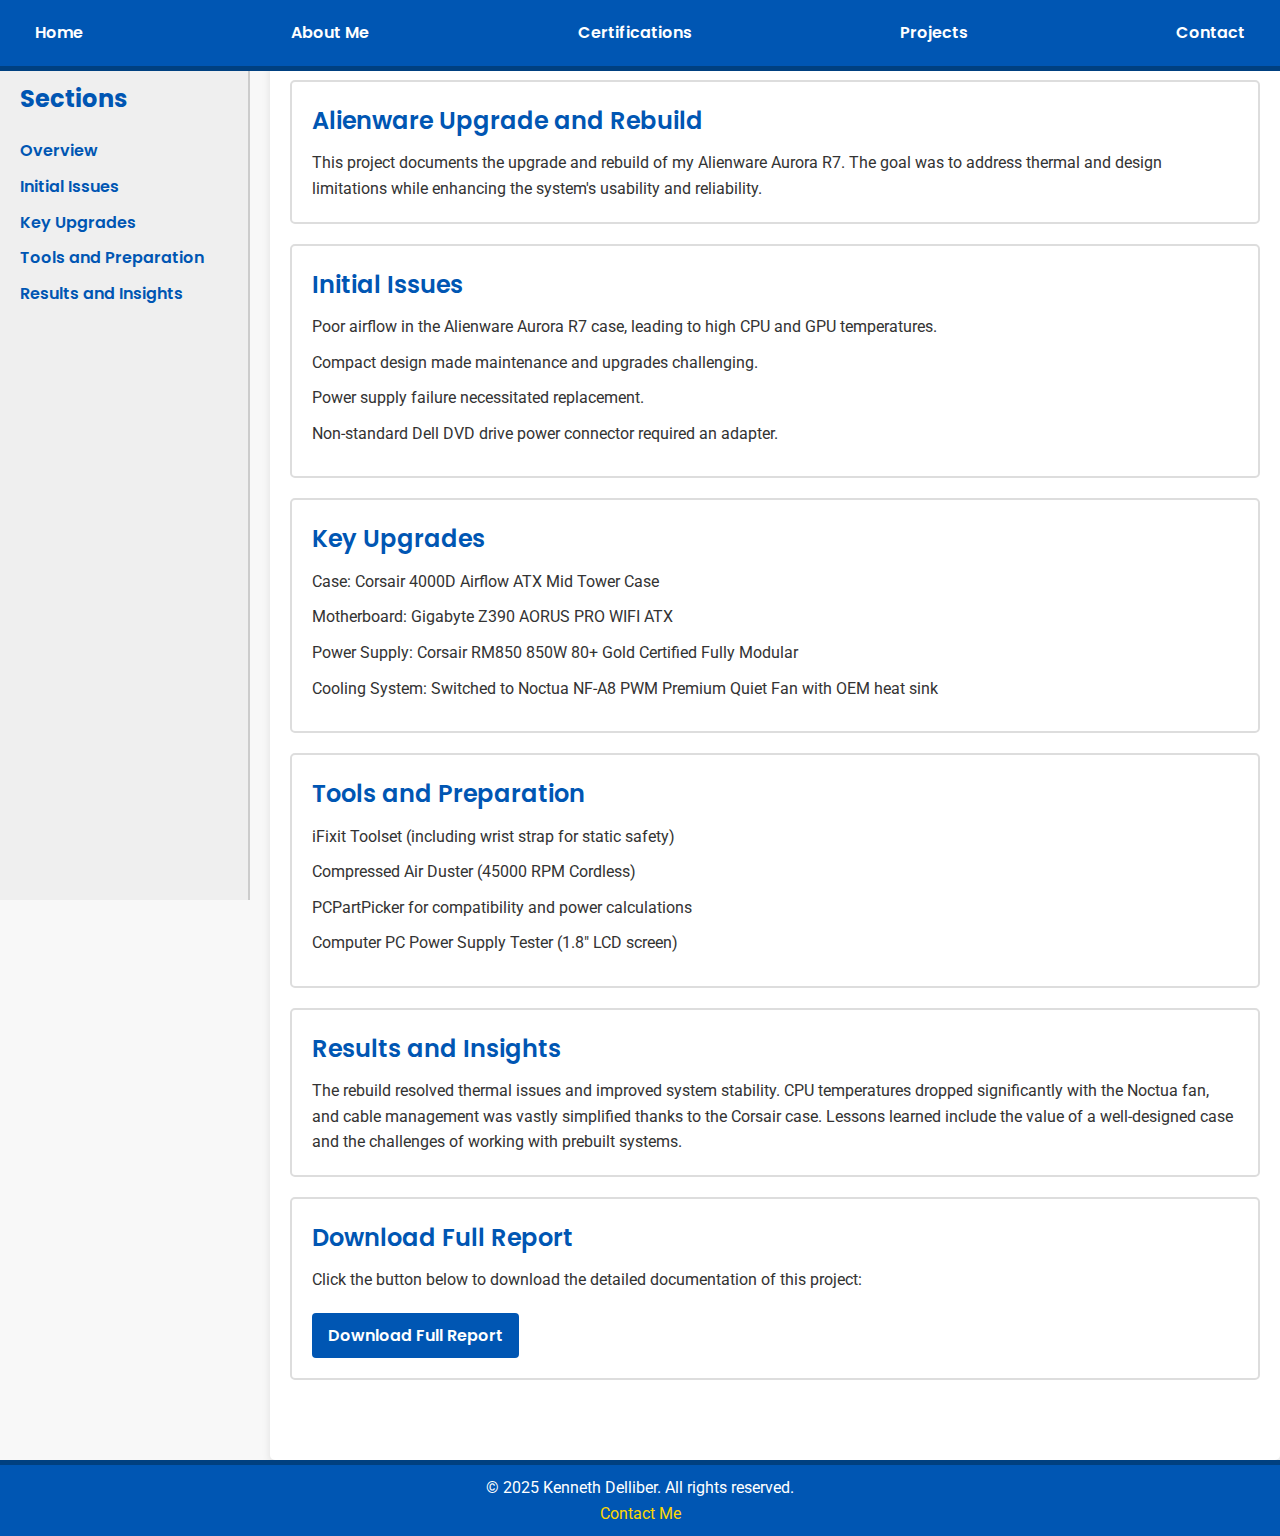
<file: alienware_upgrade.html>
<!DOCTYPE html>
<html lang="en">
<head>
    <meta charset="UTF-8">
    <meta name="viewport" content="width=device-width, initial-scale=1.0">
    <meta name="description" content="Kenneth Delliber's Alienware upgrade and rebuild documentation.">
    <meta name="keywords" content="Kenneth Delliber, IT portfolio, Alienware upgrade, PC rebuild, hardware maintenance">
    <meta name="author" content="Kenneth Delliber">
    <title>Alienware Upgrade</title>
    <link rel="stylesheet" href="styles.css">
    <link href="https://fonts.googleapis.com/css2?family=Poppins:wght@400;600&family=Roboto:wght@300;400&display=swap" rel="stylesheet">
</head>
<body>
    <!-- Top Navigation -->
    <div class="top-nav">
        <a href="index.html">Home</a>
        <a href="about_me.html">About Me</a>
        <a href="certifications.html">Certifications</a>
        <div class="dropdown">
            <button class="dropbtn">Projects</button>
            <div class="dropdown-content">
                <a href="capstone_project.html">Capstone Project</a>
                <a href="home_network.html">Home Network Setup</a>
                <a href="alienware_upgrade.html">Alienware Upgrade</a>
                <a href="games.html">Games</a>
            </div>
        </div>
        <a href="contact.html">Contact</a>
    </div>

    <!-- Sidebar -->
    <div class="sidebar">
        <h3>Sections</h3>
        <ul>
            <li><a href="#overview">Overview</a></li>
            <li><a href="#initial-issues">Initial Issues</a></li>
            <li><a href="#key-upgrades">Key Upgrades</a></li>
            <li><a href="#tools">Tools and Preparation</a></li>
            <li><a href="#results">Results and Insights</a></li>
        </ul>
    </div>

    <main>
        <div class="container">
            <section id="overview" class="section">
                <h2>Alienware Upgrade and Rebuild</h2>
                <p>
                    This project documents the upgrade and rebuild of my Alienware Aurora R7. The goal was to address thermal and design limitations while enhancing the system's usability and reliability.
                </p>
            </section>

            <section id="initial-issues" class="section">
                <h2>Initial Issues</h2>
                <ul class="issues-list">
                    <li>Poor airflow in the Alienware Aurora R7 case, leading to high CPU and GPU temperatures.</li>
                    <li>Compact design made maintenance and upgrades challenging.</li>
                    <li>Power supply failure necessitated replacement.</li>
                    <li>Non-standard Dell DVD drive power connector required an adapter.</li>
                </ul>
            </section>

            <section id="key-upgrades" class="section">
                <h2>Key Upgrades</h2>
                <ul class="upgrades-list">
                    <li>Case: Corsair 4000D Airflow ATX Mid Tower Case</li>
                    <li>Motherboard: Gigabyte Z390 AORUS PRO WIFI ATX</li>
                    <li>Power Supply: Corsair RM850 850W 80+ Gold Certified Fully Modular</li>
                    <li>Cooling System: Switched to Noctua NF-A8 PWM Premium Quiet Fan with OEM heat sink</li>
                </ul>
            </section>

            <section id="tools" class="section">
                <h2>Tools and Preparation</h2>
                <ul class="tools-list">
                    <li>iFixit Toolset (including wrist strap for static safety)</li>
                    <li>Compressed Air Duster (45000 RPM Cordless)</li>
                    <li>PCPartPicker for compatibility and power calculations</li>
                    <li>Computer PC Power Supply Tester (1.8" LCD screen)</li>
                </ul>
            </section>

            <section id="results" class="section">
                <h2>Results and Insights</h2>
                <p>
                    The rebuild resolved thermal issues and improved system stability. CPU temperatures dropped significantly with the Noctua fan, and cable management was vastly simplified thanks to the Corsair case. Lessons learned include the value of a well-designed case and the challenges of working with prebuilt systems.
                </p>
            </section>

            <section id="download-report" class="section">
                <h2>Download Full Report</h2>
                <p>Click the button below to download the detailed documentation of this project:</p>
                <button onclick="location.href='alienware_upgrade/PC_Upgrade_and_Rebuild_Report.docx'" class="button">Download Full Report</button>
            </section>

            <!-- Spacer for Back to Top Button -->
            <div style="height: 40px;"></div>
        </div>
    </main>

    <footer>
        <p>&copy; 2025 Kenneth Delliber. All rights reserved.</p>
        <p><a href="contact.html" style="color: #ffd700; text-decoration: none;">Contact Me</a></p>
        <button id="backToTopBtn">Back to Top</button>
    </footer>

    <script src="modal.js"></script>
    <script src="backToTop.js"></script>
</body>
</html>
</file>
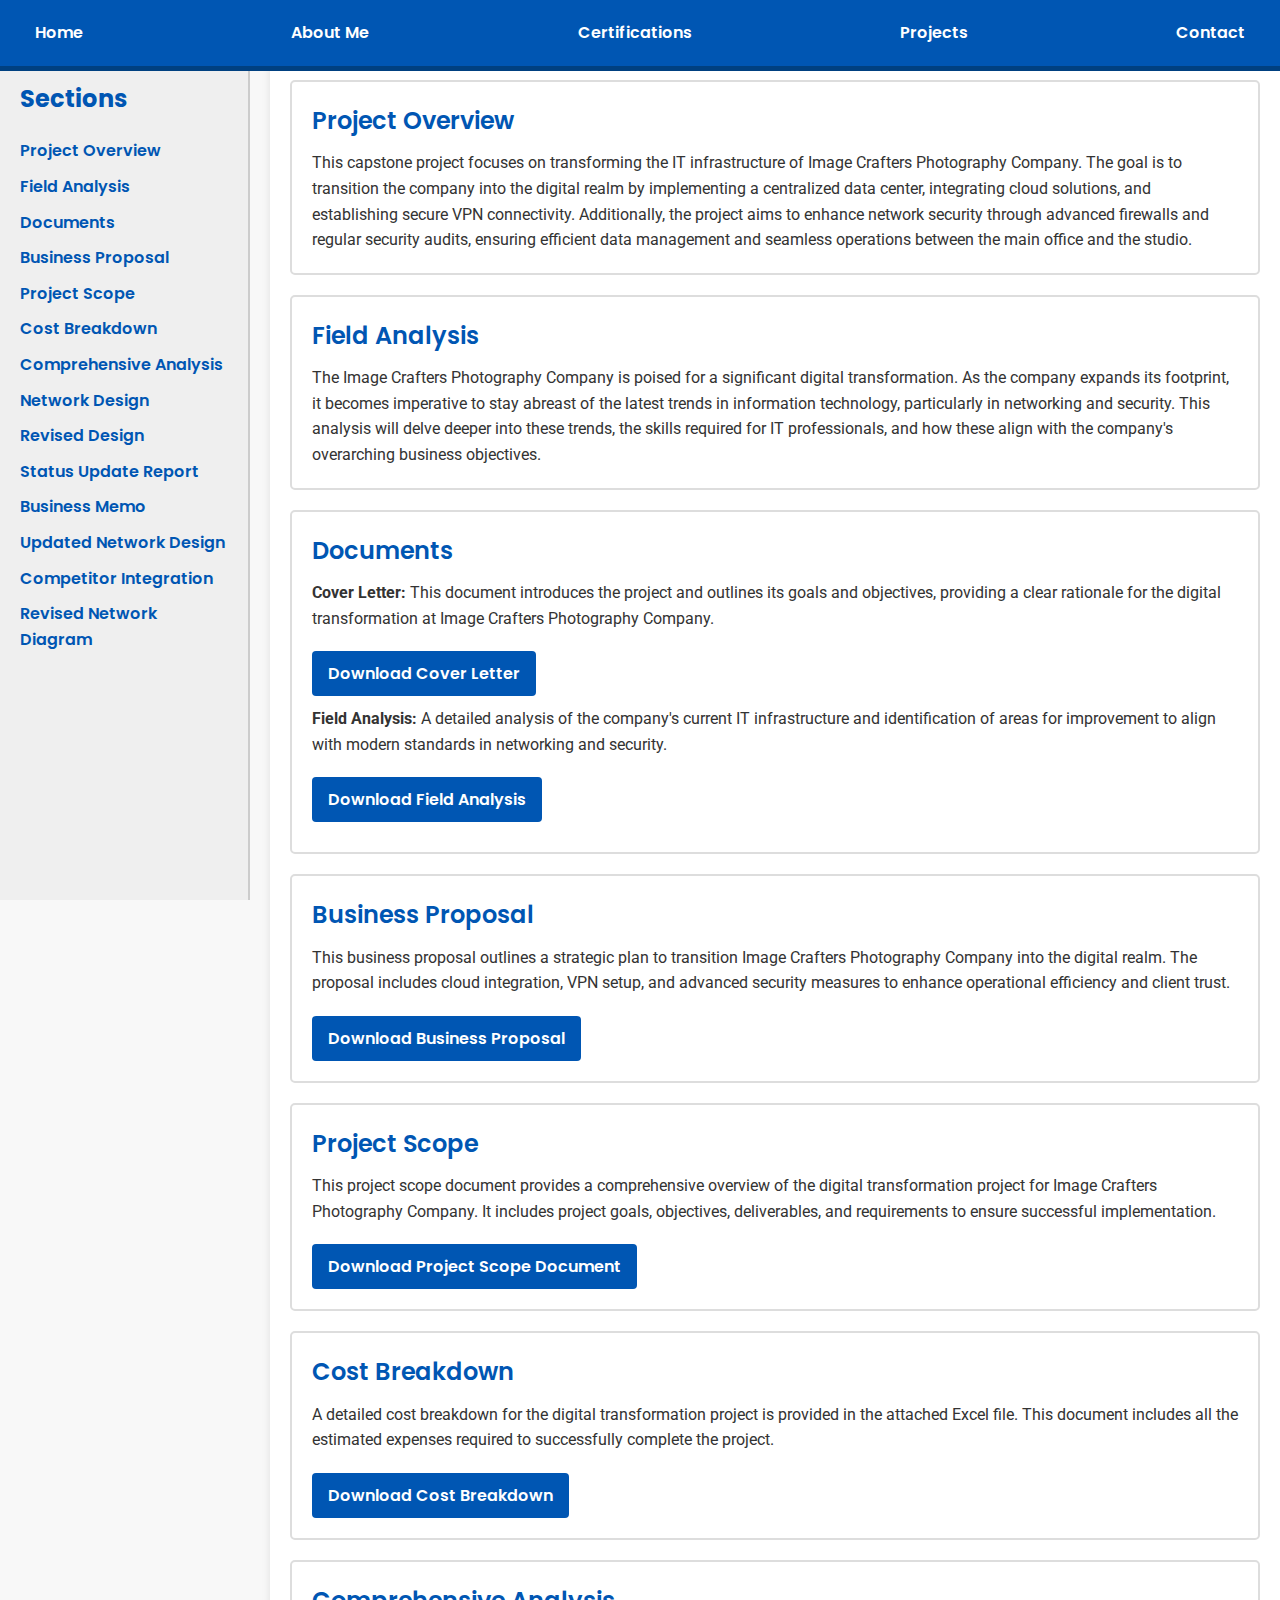
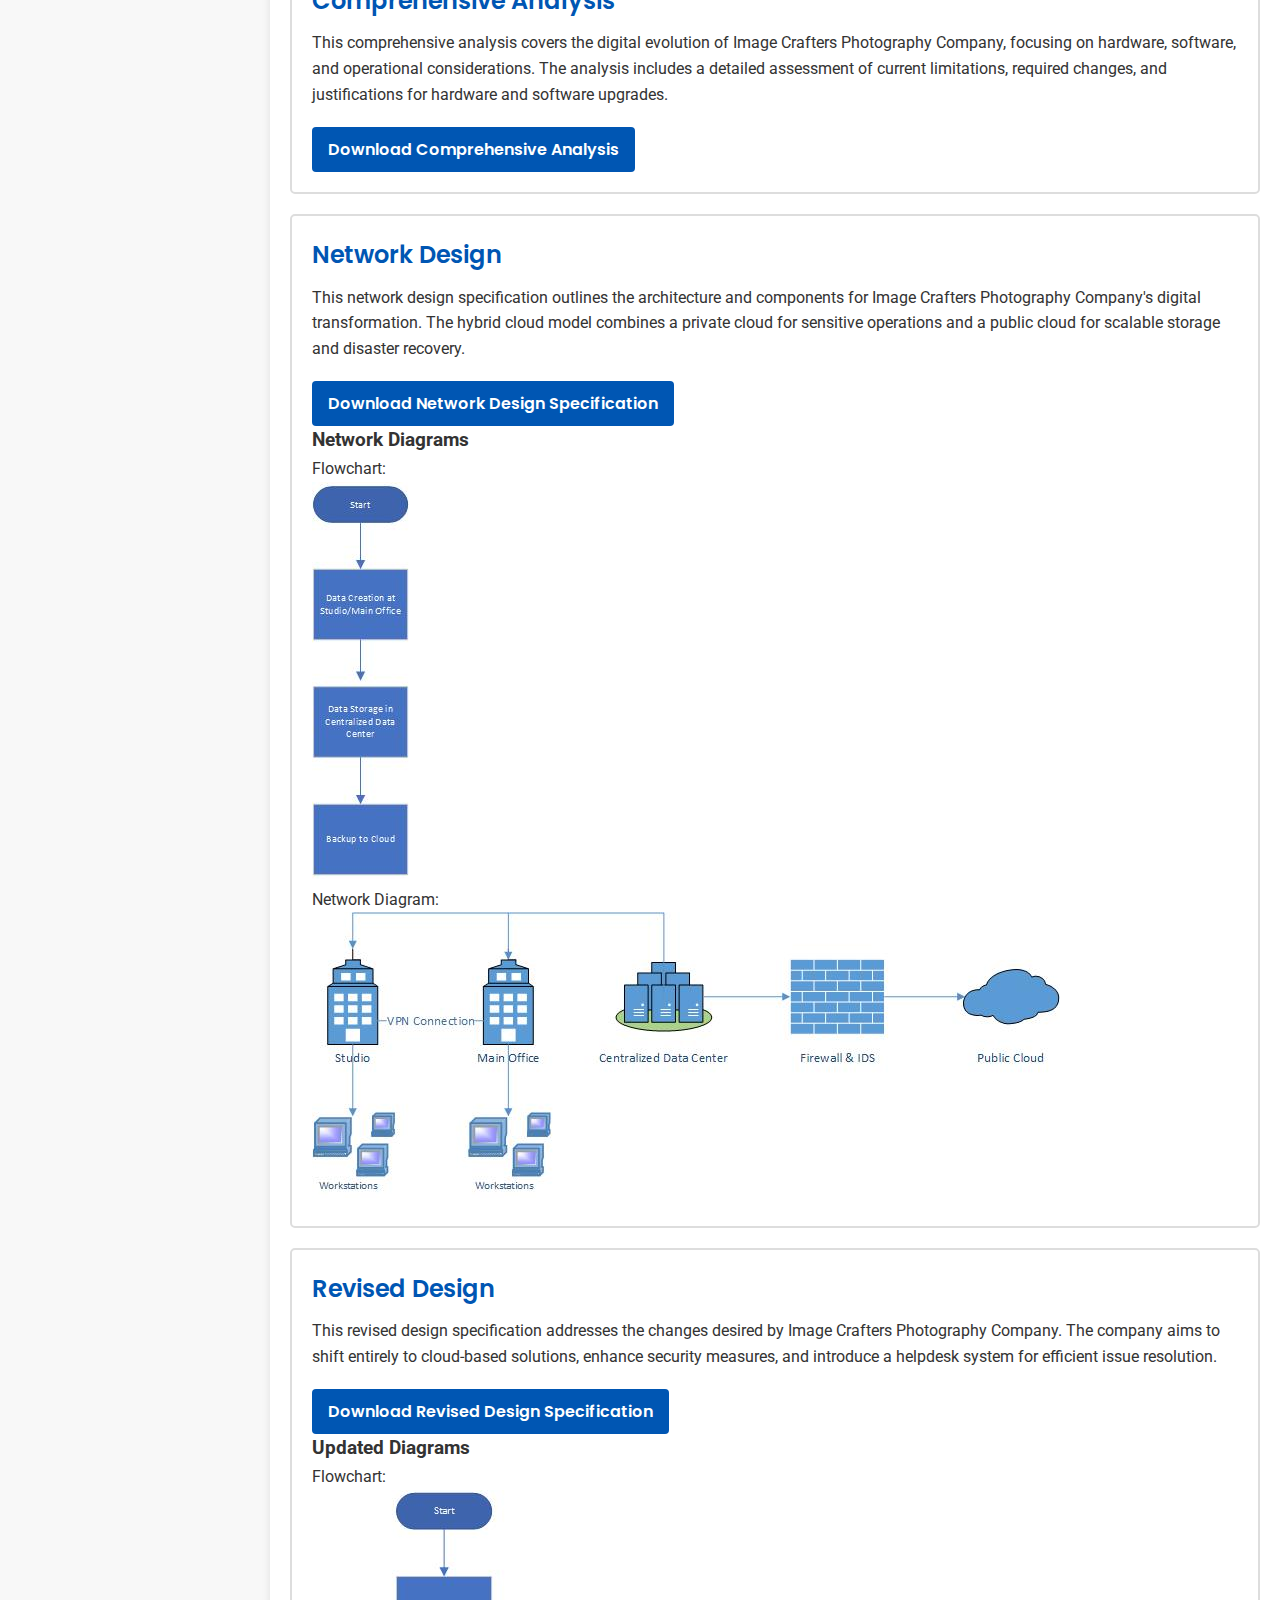
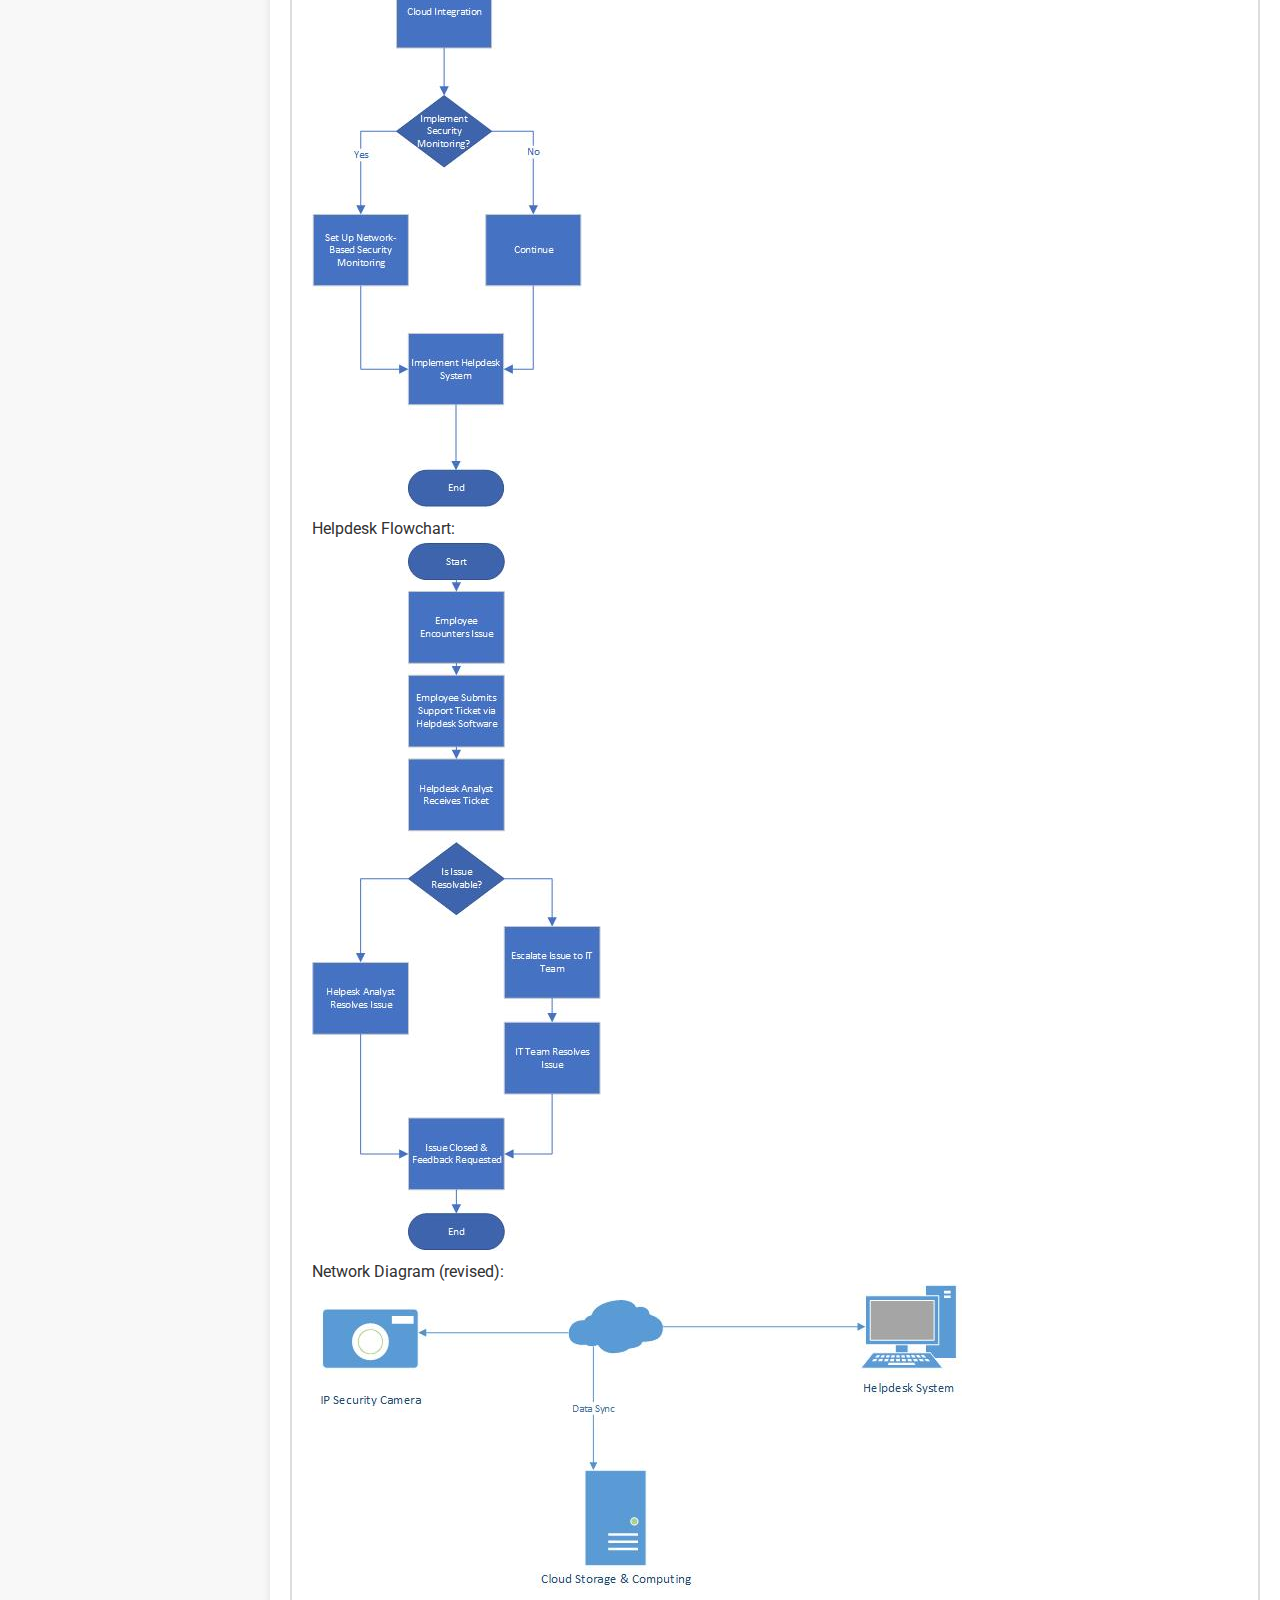
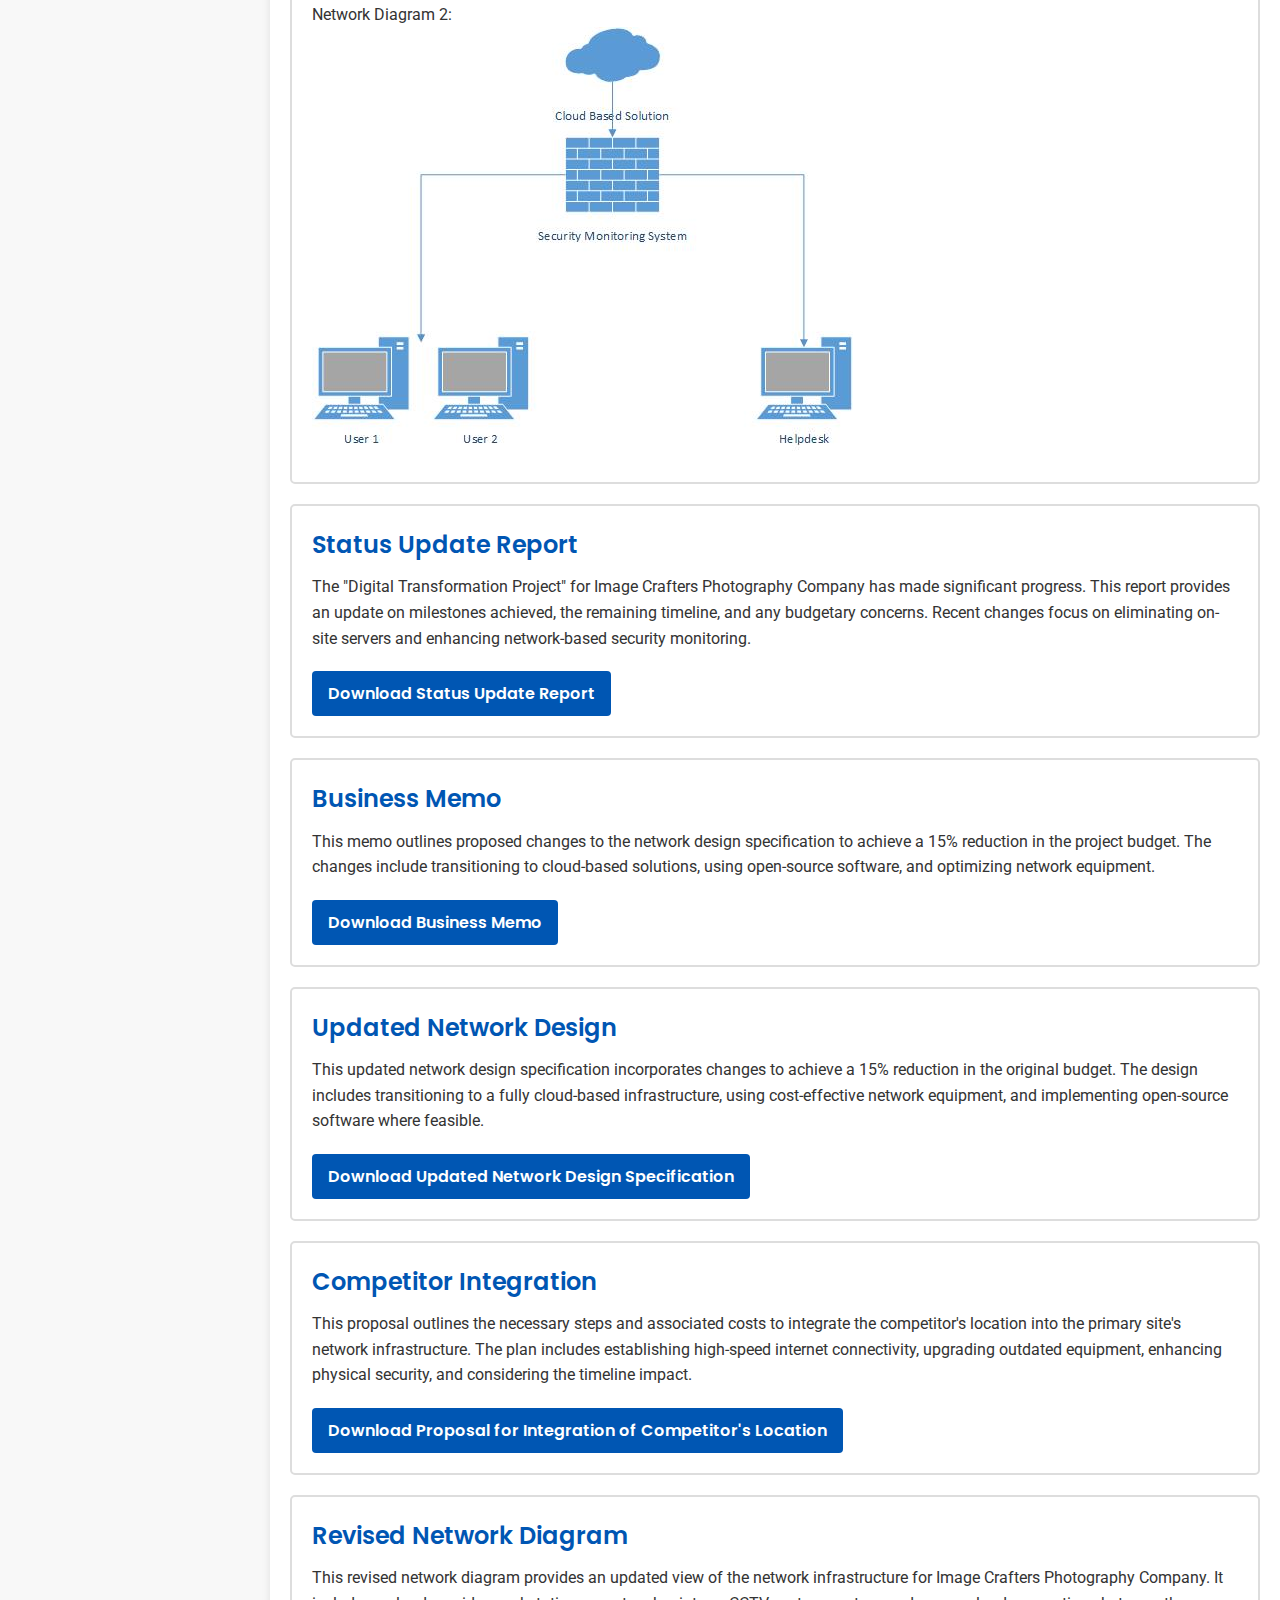
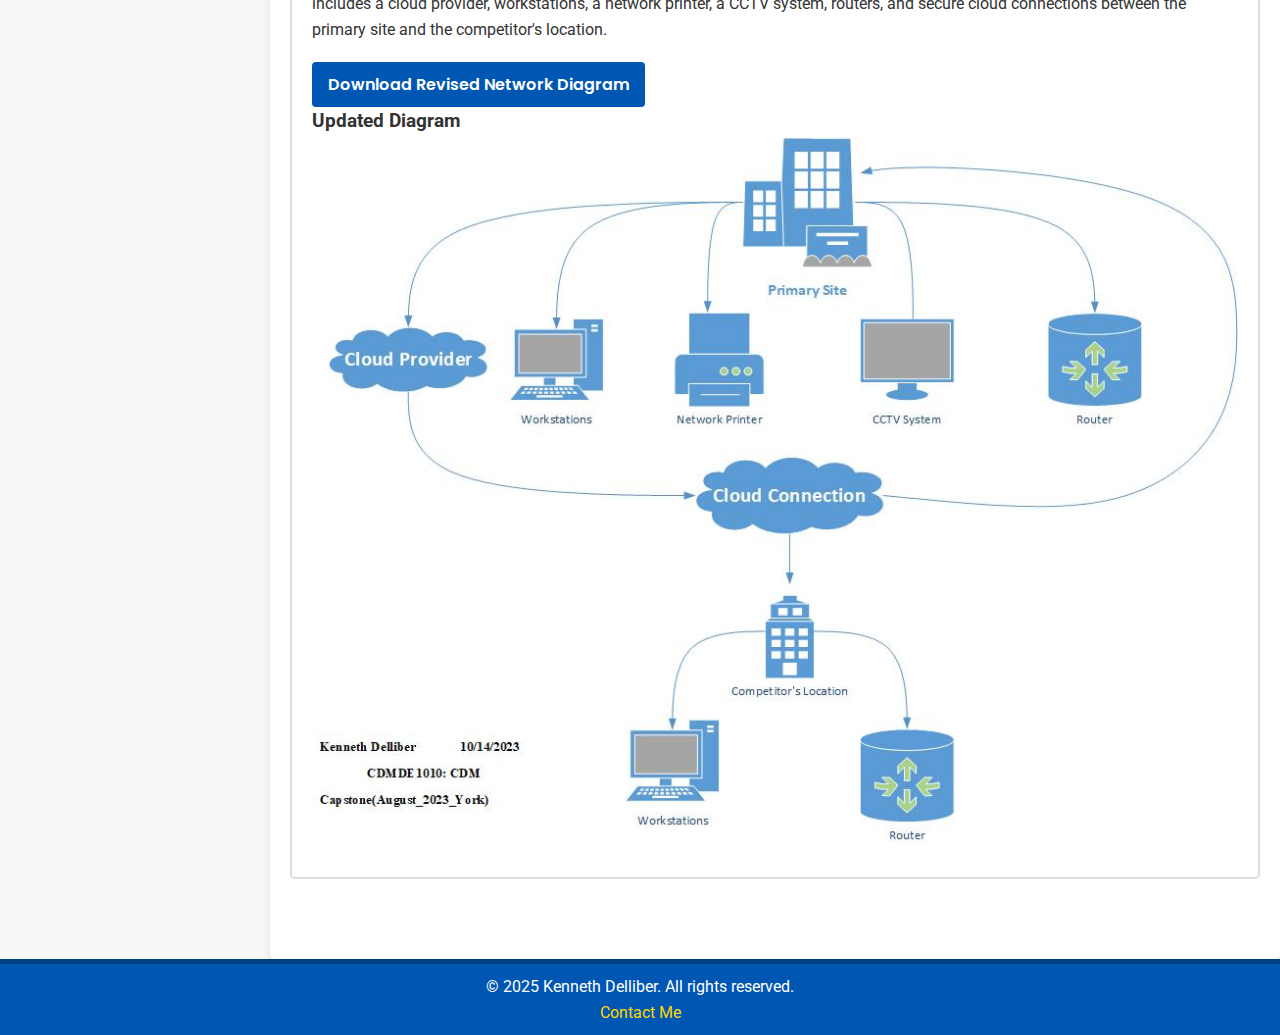
<file: capstone_project.html>
<!DOCTYPE html>
<html lang="en">
<head>
    <meta charset="UTF-8">
    <meta name="viewport" content="width=device-width, initial-scale=1.0">
    <meta name="description" content="Kenneth Delliber's Capstone Project focusing on the digital transformation of Image Crafters Photography Company.">
    <meta name="keywords" content="Kenneth Delliber, Capstone Project, Digital Transformation, IT Infrastructure, Image Crafters Photography Company">
    <title>Capstone Project</title>
    <link rel="stylesheet" href="styles.css">
	<link href="https://fonts.googleapis.com/css2?family=Poppins:wght@400;600&family=Roboto:wght@300;400&display=swap" rel="stylesheet">

</head>
<body>
    <!-- Top Navigation -->
    <div class="top-nav">
        <a href="index.html">Home</a>
        <a href="about_me.html">About Me</a>
        <a href="certifications.html">Certifications</a>
        <div class="dropdown">
            <button class="dropbtn">Projects</button>
            <div class="dropdown-content">
                <a href="capstone_project.html">Capstone Project</a>
                <a href="home_network.html">Home Network Setup</a>
                <a href="alienware_upgrade.html">Alienware Upgrade</a>
                <a href="games.html">Games</a>
            </div>
        </div>
        <a href="contact.html">Contact</a>
    </div>


    <!-- Sidebar -->
    <div class="sidebar">
        <h3>Sections</h3>
        <ul>
            <li><a href="#project-overview">Project Overview</a></li>
            <li><a href="#field-analysis">Field Analysis</a></li>
            <li><a href="#documents">Documents</a></li>
            <li><a href="#business-proposal">Business Proposal</a></li>
            <li><a href="#project-scope">Project Scope</a></li>
            <li><a href="#cost-breakdown">Cost Breakdown</a></li>
            <li><a href="#comprehensive-analysis">Comprehensive Analysis</a></li>
            <li><a href="#network-design">Network Design</a></li>
            <li><a href="#revised-design">Revised Design</a></li>
            <li><a href="#status-update-report">Status Update Report</a></li>
            <li><a href="#business-memo">Business Memo</a></li>
            <li><a href="#updated-network-design">Updated Network Design</a></li>
            <li><a href="#competitor-integration">Competitor Integration</a></li>
            <li><a href="#revised-network-diagram">Revised Network Diagram</a></li>
        </ul>
    </div>

    <main>
        <div class="container">
            <section id="project-overview" class="section">
                <h2>Project Overview</h2>
                <p>This capstone project focuses on transforming the IT infrastructure of Image Crafters Photography Company. The goal is to transition the company into the digital realm by implementing a centralized data center, integrating cloud solutions, and establishing secure VPN connectivity. Additionally, the project aims to enhance network security through advanced firewalls and regular security audits, ensuring efficient data management and seamless operations between the main office and the studio.</p>
            </section>

            <section id="field-analysis" class="section">
                <h2>Field Analysis</h2>
                <p>The Image Crafters Photography Company is poised for a significant digital transformation. As the company expands its footprint, it becomes imperative to stay abreast of the latest trends in information technology, particularly in networking and security. This analysis will delve deeper into these trends, the skills required for IT professionals, and how these align with the company's overarching business objectives.</p>
            </section>
            
<section id="documents" class="section">
    <h2>Documents</h2>
    <ul>
        <li>
            <p><strong>Cover Letter:</strong> This document introduces the project and outlines its goals and objectives, providing a clear rationale for the digital transformation at Image Crafters Photography Company.</p>
            <button onclick="location.href='project-files/Cover%20letter.docx'" class="button">Download Cover Letter</button>
        </li>
        <li>
            <p><strong>Field Analysis:</strong> A detailed analysis of the company's current IT infrastructure and identification of areas for improvement to align with modern standards in networking and security.</p>
            <button onclick="location.href='project-files/Field%20Analysis%20for%20Image%20Crafters%20Photography%20Company.docx'" class="button">Download Field Analysis</button>
        </li>
    </ul>
</section>


            <section id="business-proposal" class="section">
                <h2>Business Proposal</h2>
                <p>This business proposal outlines a strategic plan to transition Image Crafters Photography Company into the digital realm. The proposal includes cloud integration, VPN setup, and advanced security measures to enhance operational efficiency and client trust.</p>
                <ul>
				 <button onclick="project-files/Business%20Proposal%20for%20Image%20Crafters%20Photography%20Company.docx'" class="button">Download Business Proposal</button>
                </ul>
            </section>
            
            <section id="project-scope" class="section">
                <h2>Project Scope</h2>
                <p>This project scope document provides a comprehensive overview of the digital transformation project for Image Crafters Photography Company. It includes project goals, objectives, deliverables, and requirements to ensure successful implementation.</p>
                <ul>
                    <button onclick="project-files/Digital%20Transformation%20of%20Image%20Crafters%20Photography%20Company.docx'" class="button"">Download Project Scope Document</button>
                </ul>
            </section>

            <section id="cost-breakdown" class="section">
                <h2>Cost Breakdown</h2>
                <p>A detailed cost breakdown for the digital transformation project is provided in the attached Excel file. This document includes all the estimated expenses required to successfully complete the project.</p>
                <ul>
                    <button onclick="project-files/Project%20Scope%20Detailed%20Cost%20Breakdown.xlsx'" class="button"">Download Cost Breakdown</button>
                </ul>
            </section>

          <section id="comprehensive-analysis" class="section">
    <h2>Comprehensive Analysis</h2>
    <p>This comprehensive analysis covers the digital evolution of Image Crafters Photography Company, focusing on hardware, software, and operational considerations. The analysis includes a detailed assessment of current limitations, required changes, and justifications for hardware and software upgrades.</p>
    <button onclick="location.href='project-files/A_Comprehensive_Analysis_of_Image_Crafters_Photography_Company.docx'" class="button">Download Comprehensive Analysis</button>
</section>

<section id="network-design" class="section">
    <h2>Network Design</h2>
    <p>This network design specification outlines the architecture and components for Image Crafters Photography Company's digital transformation. The hybrid cloud model combines a private cloud for sensitive operations and a public cloud for scalable storage and disaster recovery.</p>
    <button onclick="location.href='project-files/Network%20Design%20Specification%20for%20Image%20Crafters%20Photography%20Company.docx'" class="button">Download Network Design Specification</button>
    <h3>Network Diagrams</h3>
    <p>Flowchart:</p>
    <img src="project-files/FlowchartW4.jpg" alt="Flowchart">
    <p>Network Diagram:</p>
    <img src="project-files/Image%20Crafters%20Network%20Diagram.jpg" alt="Network Diagram">
</section>

<section id="revised-design" class="section">
    <h2>Revised Design</h2>
    <p>This revised design specification addresses the changes desired by Image Crafters Photography Company. The company aims to shift entirely to cloud-based solutions, enhance security measures, and introduce a helpdesk system for efficient issue resolution.</p>
    <button onclick="location.href='project-files/Revised%20Design%20Specification%20for%20Image%20Crafters%20Photography%20Company.docx'" class="button">Download Revised Design Specification</button>
    <h3>Updated Diagrams</h3>
    <p>Flowchart:</p>
    <img src="project-files/FlowchartW5.jpg" alt="Flowchart">
    <p>Helpdesk Flowchart:</p>
    <img src="project-files/Helpdesk%20Flowchart.jpg" alt="Helpdesk Flowchart">
    <p>Network Diagram (revised):</p>
    <img src="project-files/Network%20Diagram%20(revised).jpg" alt="Network Diagram (revised)">
    <p>Network Diagram 2:</p>
    <img src="project-files/Network%20Diagram%202.jpg" alt="Network Diagram 2">
</section>

<section id="status-update-report" class="section">
    <h2>Status Update Report</h2>
    <p>The "Digital Transformation Project" for Image Crafters Photography Company has made significant progress. This report provides an update on milestones achieved, the remaining timeline, and any budgetary concerns. Recent changes focus on eliminating on-site servers and enhancing network-based security monitoring.</p>
    <button onclick="location.href='project-files/Status%20Update%20Report.docx'" class="button">Download Status Update Report</button>
</section>

<section id="business-memo" class="section">
    <h2>Business Memo</h2>
    <p>This memo outlines proposed changes to the network design specification to achieve a 15% reduction in the project budget. The changes include transitioning to cloud-based solutions, using open-source software, and optimizing network equipment.</p>
    <button onclick="location.href='project-files/Business%20Memo.docx'" class="button">Download Business Memo</button>
</section>

<section id="updated-network-design" class="section">
    <h2>Updated Network Design</h2>
    <p>This updated network design specification incorporates changes to achieve a 15% reduction in the original budget. The design includes transitioning to a fully cloud-based infrastructure, using cost-effective network equipment, and implementing open-source software where feasible.</p>
    <button onclick="location.href='project-files/Updated%20Network%20Design%20Specification%20for%20Image%20Crafters%20Photography%20Company.docx'" class="button">Download Updated Network Design Specification</button>
</section>

<section id="competitor-integration" class="section">
    <h2>Competitor Integration</h2>
    <p>This proposal outlines the necessary steps and associated costs to integrate the competitor's location into the primary site's network infrastructure. The plan includes establishing high-speed internet connectivity, upgrading outdated equipment, enhancing physical security, and considering the timeline impact.</p>
    <button onclick="location.href='project-files/Proposal%20for%20Integration%20of%20Competitor%27s%20Location.docx'" class="button">Download Proposal for Integration of Competitor's Location</button>
</section>

<section id="revised-network-diagram" class="section">
    <h2>Revised Network Diagram</h2>
    <p>This revised network diagram provides an updated view of the network infrastructure for Image Crafters Photography Company. It includes a cloud provider, workstations, a network printer, a CCTV system, routers, and secure cloud connections between the primary site and the competitor's location.</p>
    <button onclick="location.href='project-files/Revised%20Network%20Diagram.docx'" class="button">Download Revised Network Diagram</button>
    <h3>Updated Diagram</h3>
    <img src="project-files/Revised%20Network%20Diagram.jpg" alt="Revised Network Diagram" style="max-width:100%; height:auto;">
</section>

        </div>
				<div style="height: 40px;"></div>
    </main>

    <footer>
        <p>&copy; 2025 Kenneth Delliber. All rights reserved.</p>
        <p><a href="contact.html" style="color: #ffd700; text-decoration: none;">Contact Me</a></p>
        <button id="backToTopBtn">Back to Top</button>
    </footer>

    <script src="modal.js"></script>
	<script src="backToTop.js"></script>

</body>
</html>
</file>
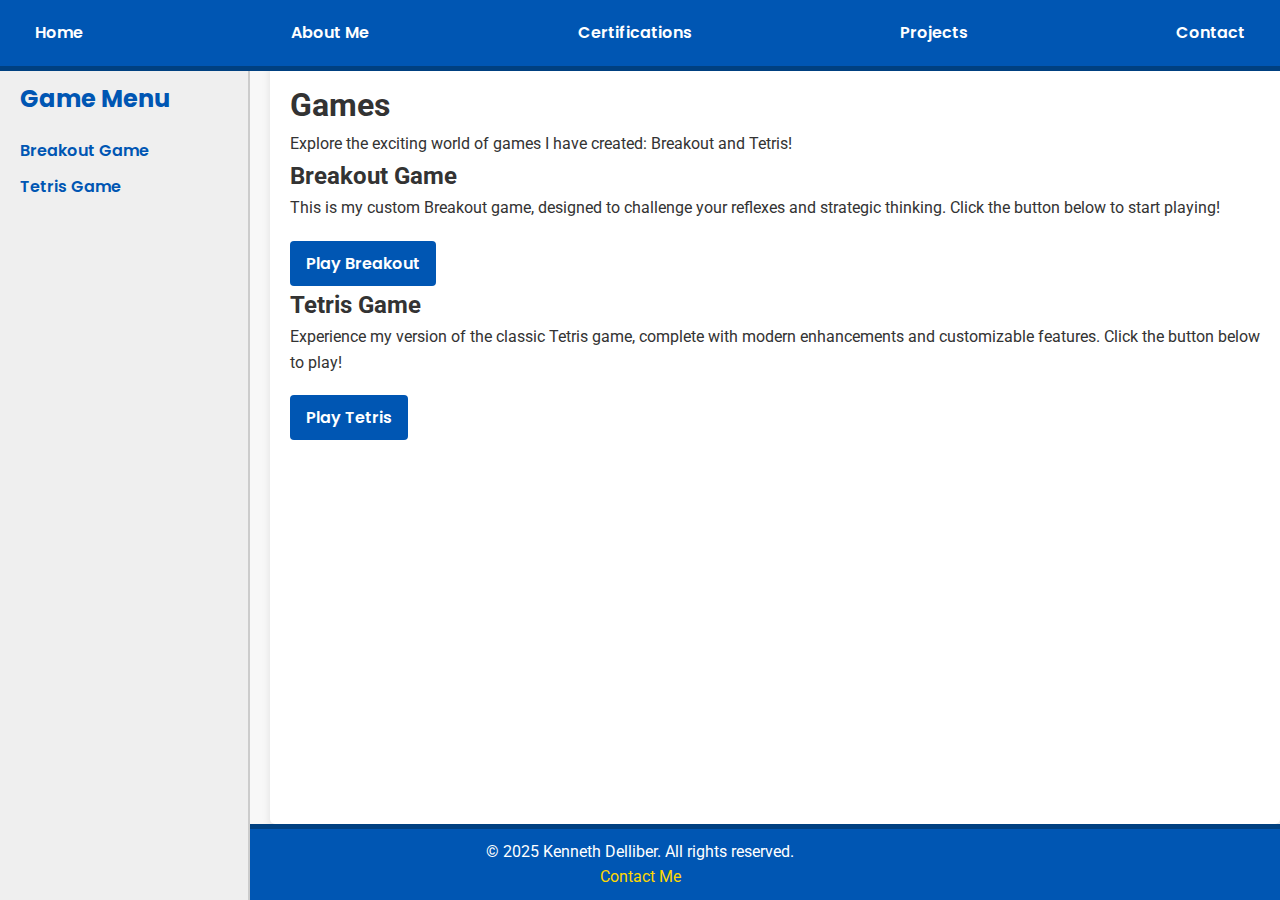
<file: games.html>
<!DOCTYPE html>
<html lang="en">
<head>
    <meta charset="UTF-8">
    <meta name="viewport" content="width=device-width, initial-scale=1.0">
    <meta name="description" content="Games - Breakout and Tetris">
    <meta name="keywords" content="Games, Breakout, Tetris, Portfolio">
    <meta name="author" content="Kenneth Delliber">
    <title>Games</title>
    <link rel="stylesheet" href="styles.css">
    <link href="https://fonts.googleapis.com/css2?family=Poppins:wght@400;600&family=Roboto:wght@300;400&display=swap" rel="stylesheet">
</head>
<body>
    <!-- Top Navigation -->
    <div class="top-nav">
        <a href="index.html">Home</a>
        <a href="about_me.html">About Me</a>
        <a href="certifications.html">Certifications</a>
        <div class="dropdown">
            <button class="dropbtn">Projects</button>
            <div class="dropdown-content">
                <a href="capstone_project.html">Capstone Project</a>
                <a href="home_network.html">Home Network Setup</a>
                <a href="alienware_upgrade.html">Alienware Upgrade</a>
                <a href="games.html">Games</a>
            </div>
        </div>
        <a href="contact.html">Contact</a>
    </div>

    <!-- Sidebar -->
    <div class="sidebar">
        <h3>Game Menu</h3>
        <ul>
            <li><a href="#breakout-container">Breakout Game</a></li>
            <li><a href="#tetris-container">Tetris Game</a></li>
        </ul>
    </div>

    <!-- Main Content -->
    <main>
        <div class="container">
            <!-- Header for the Games Page -->
            <section class="game-header">
                <h1>Games</h1>
                <p>Explore the exciting world of games I have created: Breakout and Tetris!</p>
            </section>

            <!-- Breakout Game Container -->
            <section id="breakout-container" class="game-container">
                <h2>Breakout Game</h2>
                <p>
                    This is my custom Breakout game, designed to challenge your reflexes and strategic thinking. 
                    Click the button below to start playing!
                </p>
                <button onclick="location.href='breakout_game.html'" class="button">Play Breakout</button>
            </section>

            <!-- Tetris Game Container -->
            <section id="tetris-container" class="game-container">
                <h2>Tetris Game</h2>
                <p>
                    Experience my version of the classic Tetris game, complete with modern enhancements and 
                    customizable features. Click the button below to play!
                </p>
                <button onclick="location.href='tetris_game.html'" class="button">Play Tetris</button>
            </section>
        </div>
    </main>

    <!-- Footer -->
    <footer>
        <p>&copy; 2025 Kenneth Delliber. All rights reserved.</p>
        <p><a href="contact.html" style="color: #ffd700; text-decoration: none;">Contact Me</a></p>
        <button id="backToTopBtn">Back to Top</button>
    </footer>

    <script src="modal.js"></script>
    <script src="backToTop.js"></script>
</body>
</html>
</file>
<file: styles.css>
/* Import Google Fonts */
@import url('https://fonts.googleapis.com/css2?family=Poppins:wght@400;600&family=Roboto:wght@300;400&display=swap');

/* Global Reset */
* {
    margin: 0;
    padding: 0;
    box-sizing: border-box;
}

html, body {
    height: 100%;
    font-family: 'Roboto', sans-serif;
    background-color: #f8f8f8;
    color: #333;
    line-height: 1.6;
    scroll-behavior: smooth;
    scroll-padding-top: 60px; /* Offset for fixed header */
}
ol {
    padding-left: 20px; /* Indents the list items */
}
/* Top Navigation */
.top-nav {
    position: fixed;
    top: 0;
    left: 0;
    right: 0;
    background-color: #0056b3;
    display: flex;
    justify-content: space-between;
    align-items: center;
    padding: 10px 20px;
    border-bottom: 5px solid #004080;
    z-index: 9999;
    width: 100%;
}

.top-nav a {
    color: #fff;
    text-decoration: none;
    padding: 10px 15px;
    font-family: 'Poppins', sans-serif;
    font-size: 1rem;
    font-weight: 600;
    transition: background-color 0.3s ease;
}

.top-nav a:hover {
    background-color: #004080;
    border-radius: 5px;
}

.dropdown {
    position: relative;
    display: inline-block;
}

.dropbtn {
    background-color: #0056b3;
    color: white;
    padding: 10px 15px;
    font-size: 1rem;
    font-family: 'Poppins', sans-serif;
    font-weight: 600;
    border: none;
    cursor: pointer;
    transition: background-color 0.3s ease;
}

.dropbtn:hover {
    background-color: #004080;
}

.dropdown-content {
    display: none;
    position: absolute;
    background-color: #f1f1f1;
    min-width: 160px;
    box-shadow: 0px 8px 16px rgba(0, 0, 0, 0.2);
    z-index: 9999;
    border-radius: 5px;
}

.dropdown:hover .dropdown-content {
    display: block;
}

.dropdown-content a {
    color: #0056b3;
    padding: 10px 15px;
    text-decoration: none;
    display: block;
    font-family: 'Poppins', sans-serif;
    font-weight: 400;
    transition: background-color 0.3s ease;
}

.dropdown-content a:hover {
    background-color: #ddd;
    border-radius: 5px;
}

/* Sidebar */
.sidebar {
    position: fixed;
    top: 60px;
    left: 0;
    width: 250px;
    height: calc(100vh - 60px);
    background-color: #efefef;
    padding: 20px;
    border-right: 2px solid #ccc;
    z-index: 9998;
    overflow-y: auto; /* Enable scrolling for long sidebars */
}

.sidebar h3 {
    font-family: 'Poppins', sans-serif;
    font-size: 1.5rem;
    color: #0056b3;
    margin-bottom: 20px;
}

.sidebar ul {
    list-style-type: none;
    padding-left: 0;
}

.sidebar ul li {
    margin-bottom: 10px;
}

.sidebar ul li a {
    color: #0056b3;
    text-decoration: none;
    font-family: 'Poppins', sans-serif;
    font-weight: 600;
    font-size: 1rem;
    transition: background-color 0.3s ease;
}

.sidebar ul li a:hover {
    background-color: #ddd;
    border-radius: 5px;
    padding: 10px;
}

/* Certification Images */
.zoom-img {
    max-width: 200px; /* Scale down images */
    height: auto;
    border: 1px solid #ddd;
    border-radius: 5px;
    cursor: pointer;
    transition: transform 0.3s ease, box-shadow 0.3s ease;
}

.zoom-img:hover {
    transform: scale(1.05);
    box-shadow: 0 4px 10px rgba(0, 0, 0, 0.2);
}

/* Modal Styles */
.modal {
    display: none; /* Hidden by default */
    position: fixed;
    z-index: 10000;
    left: 0;
    top: 0;
    width: 100%;
    height: 100%;
    overflow: auto;
    background-color: rgba(0, 0, 0, 0.8);
}

.modal-content {
    margin: auto;
    display: block;
    max-width: 80%;
    height: auto;
    border-radius: 10px;
    box-shadow: 0 4px 12px rgba(0, 0, 0, 0.3);
}

.close {
    position: absolute;
    top: 15px;
    right: 35px;
    color: white;
    font-size: 40px;
    font-weight: bold;
    cursor: pointer;
    transition: color 0.3s ease;
}

.close:hover, .close:focus {
    color: #ddd;
}

/* Main Content */
main {
    margin-top: 60px;
    margin-left: 270px; /* Adjust to accommodate the sidebar width */
    padding: 20px;
    background-color: #fff;
    border-radius: 5px;
    box-shadow: 0 4px 8px rgba(0, 0, 0, 0.1);
}

.container {
    max-width: 1200px;
    margin: 0 auto;
}

.section {
    background-color: #fff;
    border: 2px solid #ddd;
    border-radius: 5px;
    margin-bottom: 20px;
    padding: 20px;
}

.section h2 {
    font-family: 'Poppins', sans-serif;
    font-size: 1.5rem;
    font-weight: 600;
    color: #0056b3;
    margin-bottom: 10px;
}

.section ul {
    list-style-type: none;
    padding-left: 0;
}

.section ul li {
    margin-bottom: 10px;
}

/* Footer */
footer {
    background-color: #0056b3;
    color: white;
    padding: 10px 20px;
    text-align: center;
    border-top: 5px solid #004080;
}

footer a {
    color: #ffd700;
    text-decoration: none;
}

footer a:hover {
    text-decoration: underline;
}

/* Back to Top Button */
#backToTopBtn {
    display: none;
    position: fixed;
    bottom: 20px;
    left: 50%;
    transform: translateX(-50%);
    padding: 10px 16px;
    background-color: #0056b3;
    color: #fff;
    border: none;
    border-radius: 4px;
    font-family: 'Poppins', sans-serif;
    font-size: 1rem;
    font-weight: 600;
    cursor: pointer;
    z-index: 9999;
}

#backToTopBtn:hover {
    background-color: #004080;
}

/* Responsive Design */
@media (max-width: 768px) {
    .top-nav {
        flex-direction: column;
        align-items: flex-start;
    }

    .container {
        margin-left: 0;
    }

    .sidebar {
        position: static;
        width: 100%;
        height: auto;
        border-right: none;
    }

    main {
        margin-left: 0;
    }
}

/* Button Styles (Reusable) */
.button {
    display: inline-block;
    margin-top: 20px;
    padding: 10px 16px;
    background-color: #0056b3;
    color: #fff;
    border: none;
    border-radius: 4px;
    font-family: 'Poppins', sans-serif;
    font-size: 1rem;
    font-weight: 600;
    text-align: center;
    cursor: pointer;
    transition: background-color 0.3s ease, transform 0.2s ease;
}

.button:hover {
    background-color: #004080;
    transform: scale(1.05);
}
/* Threejs Container */
#threejs-container {
    width: 100%;
    height: 100%; /* Adjust height as needed */
    background-color: #efefef; /* Optional fallback color */
    border: 1px solid #ddd; /* Optional border for visibility */
}
/* Sticky Footer */
html, body {
    height: 100%; /* Ensure the body fills the viewport */
    margin: 0; /* Remove default margins */
}

body {
    display: flex;
    flex-direction: column;
}

main {
    flex: 1; /* Push the footer to the bottom */
}

footer {
    background-color: #0056b3; /* Footer styling */
    color: white;
    padding: 10px 20px;
    text-align: center;
    border-top: 5px solid #004080;
}
/* Top Navigation for Mobile */
@media (max-width: 768px) {
    .top-nav {
        position: fixed; /* Keep navigation at the top of the viewport */
        top: 0;
        left: 0;
        width: 100%; /* Full-width bar */
        display: flex; /* Use flexbox for layout */
        flex-wrap: wrap; /* Allow links to wrap to the next row */
        justify-content: center; /* Center-align items */
        background-color: #0056b3; /* Background color */
        z-index: 1000; /* Ensure it stays above other content */
        padding: 10px 0; /* Adjust padding for touch-friendly design */
        box-shadow: 0 4px 6px rgba(0, 0, 0, 0.1); /* Add subtle shadow */
    }

    .top-nav a,
    .dropdown .dropbtn {
        flex: 1 1 calc(33.33% - 10px); /* Fit three items per row with spacing */
        margin: 5px; /* Space between items */
        color: #fff; /* Text color */
        text-decoration: none; /* No underline */
        padding: 10px; /* Touch-friendly padding */
        font-family: 'Poppins', sans-serif; /* Consistent font */
        font-size: 0.9rem; /* Adjust font size for readability */
        font-weight: 600; /* Bold text */
        text-align: center; /* Center-align text */
        background-color: #004080; /* Background for links */
        border-radius: 5px; /* Rounded corners */
    }

    .top-nav a:hover,
    .dropdown .dropbtn:hover {
        background-color: #003060; /* Slightly darker on hover */
    }

    /* Ensure main content starts below the nav */
    main {
        margin-top: 60px; /* Adjust to match the height of the .top-nav */
        padding: 10px;
    }

    /* Dropdown adjustments */
    .dropdown {
        position: relative; /* Position dropdown relative to its parent */
    }

    .dropdown-content {
        display: none; /* Hide dropdown by default */
        position: absolute;
        top: 100%; /* Place below the dropdown button */
        left: 0;
        right: 0;
        background-color: #f1f1f1; /* Light background */
        box-shadow: 0px 8px 16px rgba(0, 0, 0, 0.2); /* Subtle shadow */
        z-index: 9999; /* Ensure dropdown is above other elements */
        border-radius: 5px; /* Rounded corners */
        text-align: left; /* Align dropdown items to the left */
    }

    .dropdown:hover .dropdown-content {
        display: block; /* Show dropdown on hover */
    }

    .dropdown-content a {
        color: #0056b3; /* Link color */
        padding: 10px; /* Padding for dropdown links */
        display: block; /* Block layout for dropdown links */
        text-decoration: none; /* No underline */
    }

    .dropdown-content a:hover {
        background-color: #ddd; /* Highlight dropdown link on hover */
    }
}
</file>
